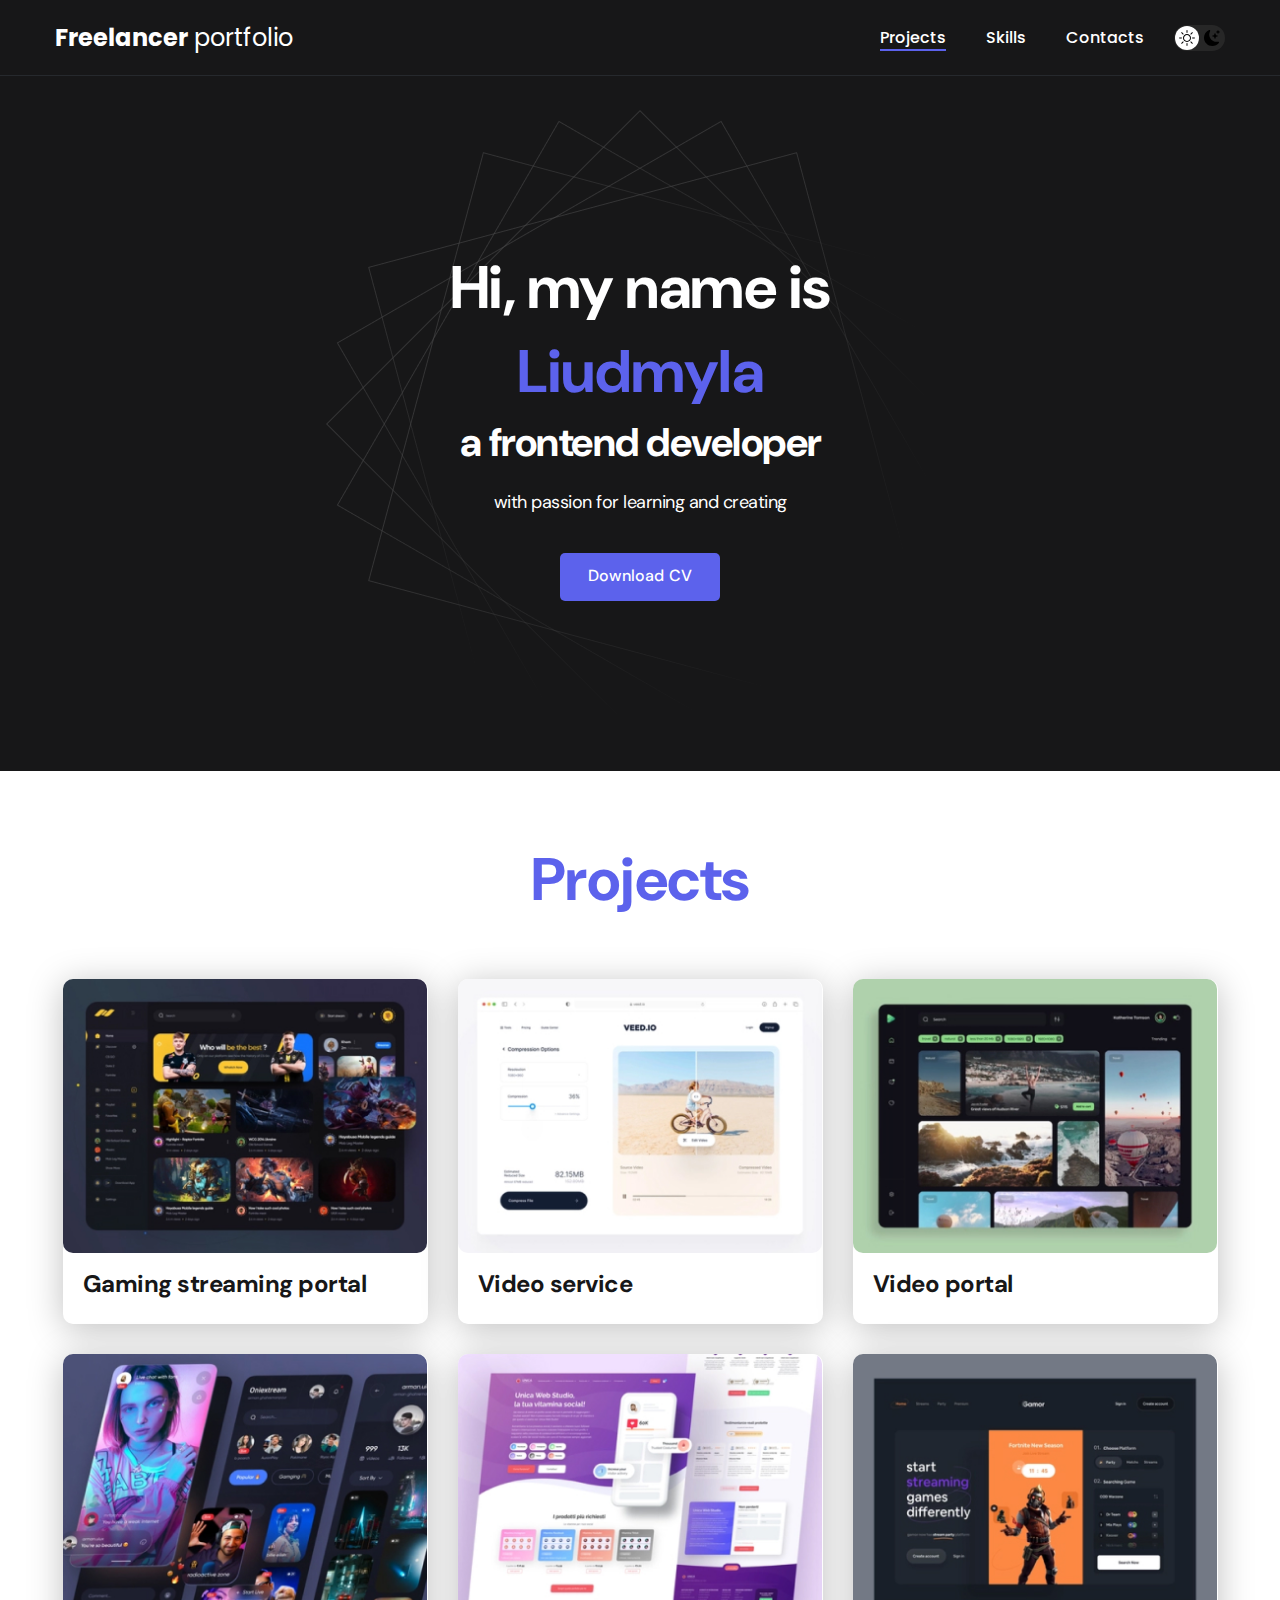
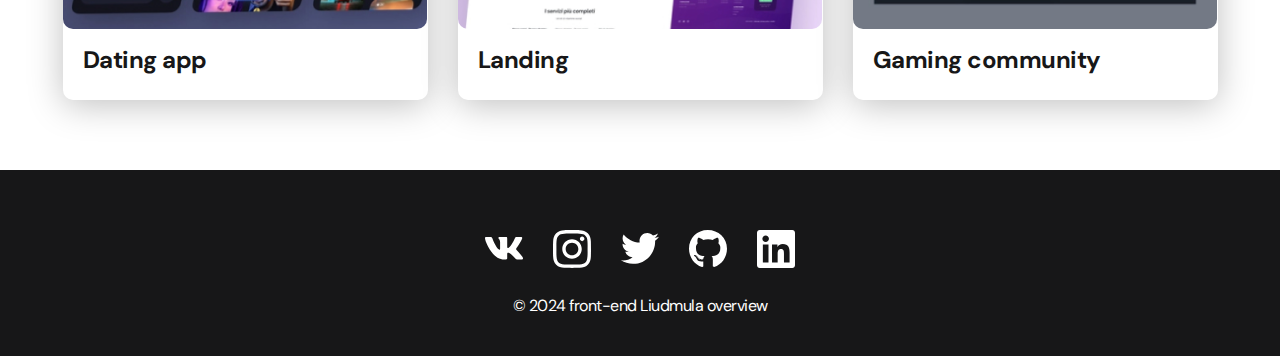
<file: index.html>
<!DOCTYPE html>
<html lang="en">
  <head>
    <meta charset="UTF-8" />
    <meta name="viewport" content="width=device-width, initial-scale=1.0" />
    <link rel="stylesheet" href="./css/main.css" />
    <title>Freelancer portfolio</title>
  </head>
  <body>
    <nav class="nav">
      <div class="container">
        <div class="naw-row">
          <a href="'./index.html" class="logo">
            <strong>Freelancer</strong> portfolio</a
          >

          <button class="dark-mode-btn">
            <img
              class="dark-mode-btn__icon"
              src="./img/icons/sun.svg"
              alt="Light mode"
            />
            <img
              class="dark-mode-btn__icon"
              src="./img/icons/moon.svg"
              alt="Dark mode"
            />
          </button>

          <ul class="nav-list">
            <li class="nav-list__item">
              <a
                href="./index.html"
                class="nav-list__link nav-list__link--active"
                >Projects</a
              >
            </li>
            <li class="nav-list__item">
              <a href="./skills.html" class="nav-list__link">Skills</a>
            </li>
            <li class="nav-list__item">
              <a href="./contacts.html" class="nav-list__link">Contacts</a>
            </li>
          </ul>
        </div>
      </div>
    </nav>

    <header class="header">
      <div class="header__wrapper">
        <h1 class="header__title">
          <strong>Hi, my name is <span>Liudmyla</span></strong
          ><br />
          a frontend developer
        </h1>
        <div class="header__text">
          <p>with passion for learning and creating</p>
        </div>
        <a href="./img/CV/Liudmyla Brytska.pdf" class="btn">Download CV</a>
      </div>
    </header>

    <main class="section">
      <div class="container">
        <h2 class="title-1">Projects</h2>
        <ul class="projects">
          <li class="project">
            <a href="./project-page__gaming-streaming.html">
              <img
                src="./img/projects/01.jpg"
                alt="Progect Img"
                class="project__img"
              />
              <h3 class="project__title">Gaming streaming portal</h3>
            </a>
          </li>
          <li class="project">
            <a href="./project-page__video-service.html">
              <img
                src="./img/projects/02.jpg"
                alt="Progect Img"
                class="project__img"
              />
              <h3 class="project__title">Video service</h3>
            </a>
          </li>
          <li class="project">
            <a href="./project-page__video-portal.html">
              <img
                src="./img/projects/03.jpg"
                alt="Progect Img"
                class="project__img"
              />
              <h3 class="project__title">Video portal</h3>
            </a>
          </li>
          <li class="project">
            <a href="./project-page__datting-app.html">
              <img
                src="./img/projects/04.jpg"
                alt="Progect Img"
                class="project__img"
              />
              <h3 class="project__title">Dating app</h3>
            </a>
          </li>
          <li class="project">
            <a href="./project-page__landing.html">
              <img
                src="./img/projects/05.jpg"
                alt="Progect Img"
                class="project__img"
              />
              <h3 class="project__title">Landing</h3>
            </a>
          </li>
          <li class="project">
            <a href="./project-page__gaming-community.html">
              <img
                src="./img/projects/06.jpg"
                alt="Progect Img"
                class="project__img"
              />
              <h3 class="project__title">Gaming community</h3>
            </a>
          </li>
        </ul>
      </div>
    </main>

    <footer class="footer">
      <div class="container">
        <div class="footer__wrapper">
          <ul class="social">
            <li class="social__item">
              <a href="#!">
                <img src="./img/icons/vk.svg" alt="Link" />
              </a>
            </li>
            <li class="social__item">
              <a href="#!">
                <img src="./img/icons/instagram.svg" alt="Link" />
              </a>
            </li>
            <li class="social__item">
              <a href="#!">
                <img src="./img/icons/twitter.svg" alt="Link" />
              </a>
            </li>
            <li class="social__item">
              <a href="#!">
                <img src="./img/icons/github.svg" alt="Link" />
              </a>
            </li>
            <li class="social__item">
              <a href="#!">
                <img src="./img/icons/linkedin.svg" alt="Link" />
              </a>
            </li>
          </ul>
          <div class="copiright">
            <p>
              © 2024
              <a
                href="https://app.netlify.com/teams/lydmila-briczkaya/overview"
              >
                front-end Liudmula overview</a
              >
            </p>
          </div>
        </div>
      </div>
    </footer>

    <script src="./js/index.js"></script>
  </body>
</html>
</file>
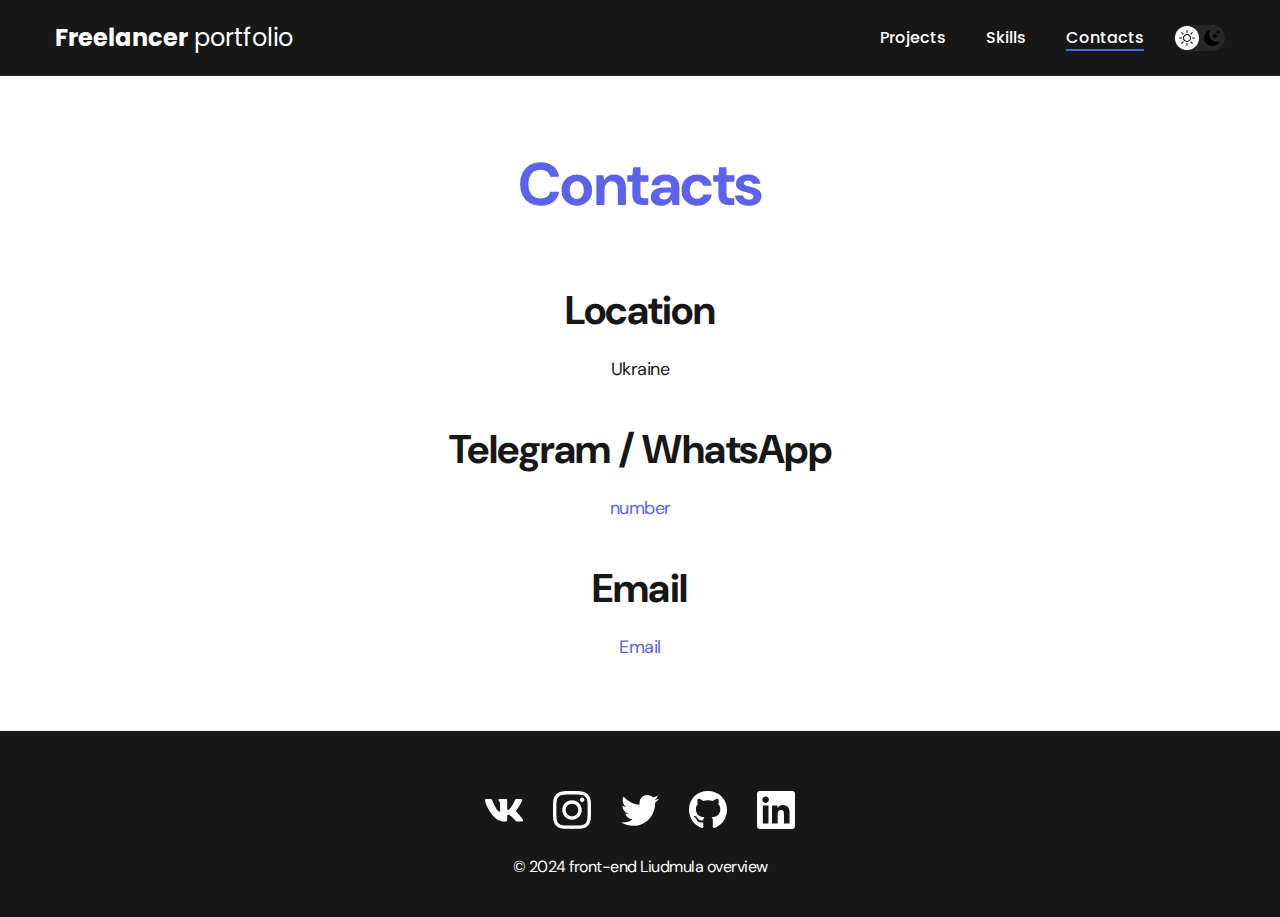
<file: contacts.html>
<!DOCTYPE html>
<html lang="en">
  <head>
    <meta charset="UTF-8" />
    <meta name="viewport" content="width=device-width, initial-scale=1.0" />
    <link rel="stylesheet" href="./css/main.css" />
    <title>Freelancer portfolio</title>
  </head>

  <body>
    <nav class="nav">
      <div class="container">
        <div class="naw-row">
          <a href="'./index.html" class="logo"
            ><strong>Freelancer</strong> portfolio</a
          >

          <button class="dark-mode-btn">
            <img
              class="dark-mode-btn__icon"
              src="./img/icons/sun.svg"
              alt="Light mode"
            />
            <img
              class="dark-mode-btn__icon"
              src="./img/icons/moon.svg"
              alt="Dark mode"
            />
          </button>

          <ul class="nav-list">
            <li class="nav-list__item">
              <a href="./index.html" class="nav-list__link">Projects</a>
            </li>
            <li class="nav-list__item">
              <a href="./skills.html" class="nav-list__link">Skills</a>
            </li>
            <li class="nav-list__item">
              <a
                href="./contacts.html"
                class="nav-list__link nav-list__link--active"
                >Contacts</a
              >
            </li>
          </ul>
        </div>
      </div>
    </nav>

    <main class="section">
      <div class="container">
        <h1 class="title-1">Contacts</h1>

        <ul class="content-list">
          <li class="content-list__item">
            <h2 class="title-2">Location</h2>
            <p>Ukraine</p>
          </li>
          <li class="content-list__item">
            <h2 class="title-2">Telegram / WhatsApp</h2>
            <p><a href="tel:+380643464825">number</a></p>
          </li>

          <li class="content-list__item">
            <h2 class="title-2">Email</h2>
            <p><a href="mailto:lydmila.briczkaya@gmail.com">Email</a></p>
          </li>
        </ul>
      </div>
    </main>

    <footer class="footer">
      <div class="container">
        <div class="footer__wrapper">
          <ul class="social">
            <li class="social__item">
              <a href="#!">
                <img src="./img/icons/vk.svg" alt="Link" />
              </a>
            </li>
            <li class="social__item">
              <a href="#!">
                <img src="./img/icons/instagram.svg" alt="Link" />
              </a>
            </li>
            <li class="social__item">
              <a href="#!">
                <img src="./img/icons/twitter.svg" alt="Link" />
              </a>
            </li>
            <li class="social__item">
              <a href="#!">
                <img src="./img/icons/github.svg" alt="Link" />
              </a>
            </li>
            <li class="social__item">
              <a href="#!">
                <img src="./img/icons/linkedin.svg" alt="Link" />
              </a>
            </li>
          </ul>
          <div class="copiright">
            <p>
              © 2024
              <a
                href="https://app.netlify.com/teams/lydmila-briczkaya/overview"
              >
                front-end Liudmula overview</a
              >
            </p>
          </div>
        </div>
      </div>
    </footer>

    <script src="./js/index.js"></script>
  </body>
</html>
</file>
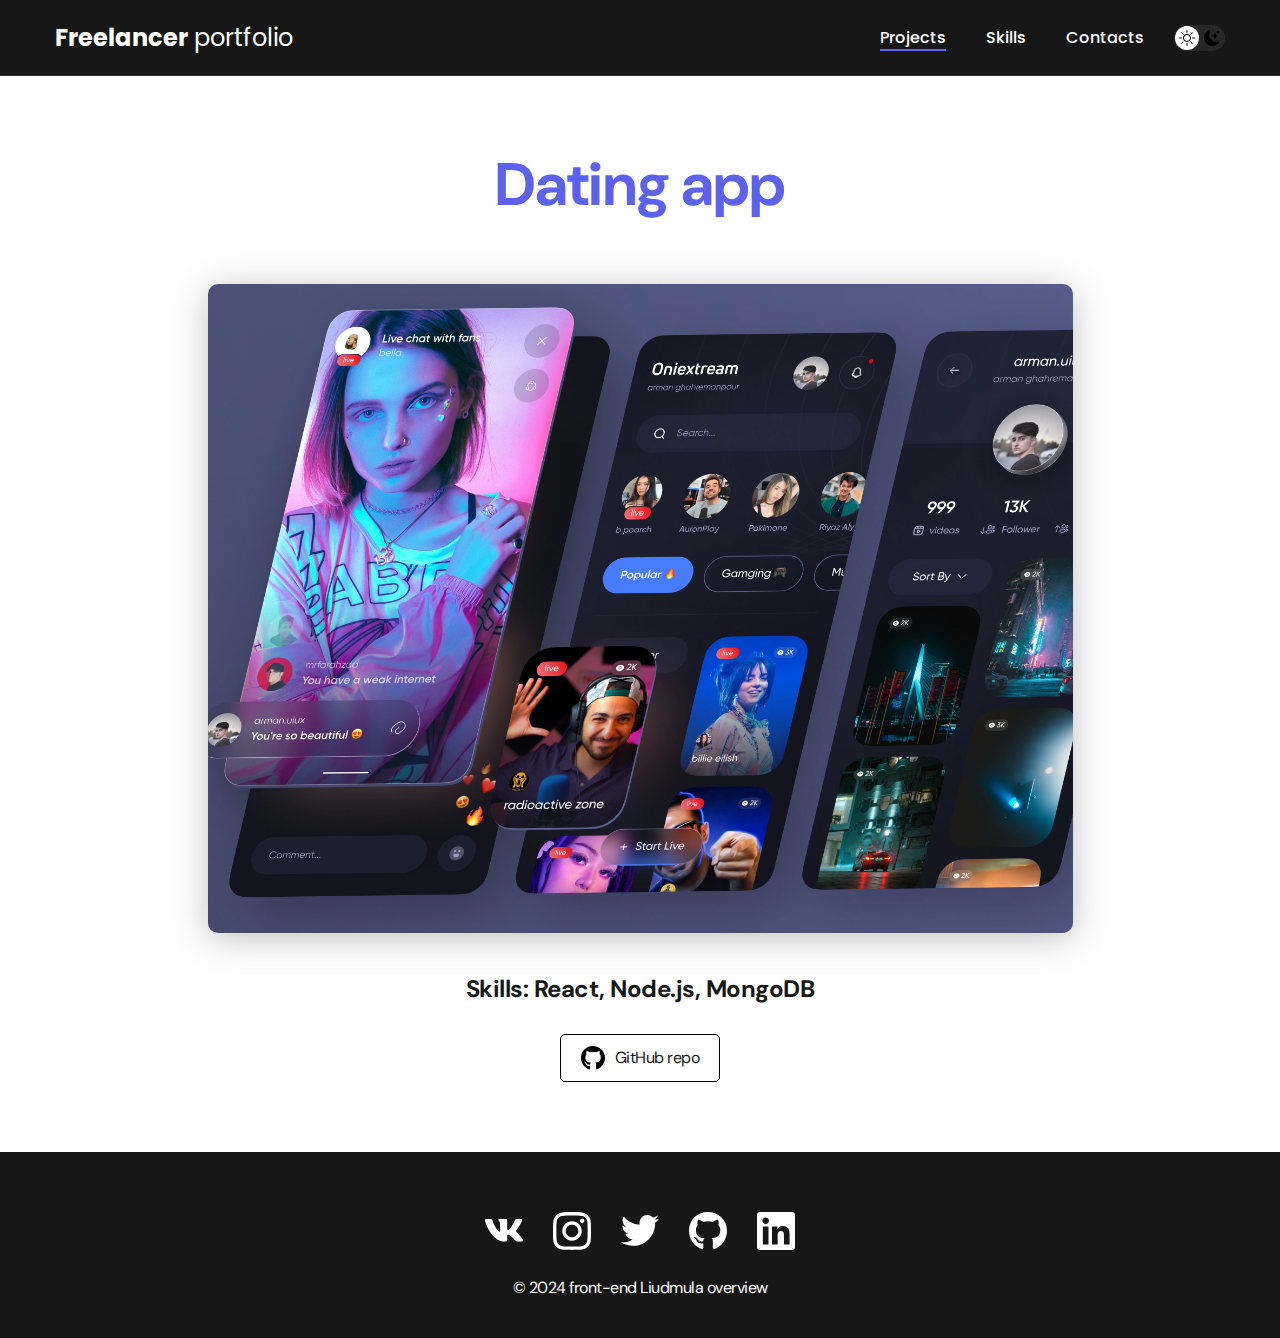
<file: project-page__datting-app.html>
<!DOCTYPE html>
<html lang="en">
  <head>
    <meta charset="UTF-8" />
    <meta name="viewport" content="width=device-width, initial-scale=1.0" />
    <link rel="stylesheet" href="./css/main.css" />
    <title>Freelancer portfolio</title>
  </head>
  <body>
    <nav class="nav">
      <div class="container">
        <div class="naw-row">
          <a href="'./index.html" class="logo"
            ><strong>Freelancer</strong> portfolio</a
          >

          <button class="dark-mode-btn">
            <img
              class="dark-mode-btn__icon"
              src="./img/icons/sun.svg"
              alt="Light mode"
            />
            <img
              class="dark-mode-btn__icon"
              src="./img/icons/moon.svg"
              alt="Dark mode"
            />
          </button>

          <ul class="nav-list">
            <li class="nav-list__item">
              <a
                href="./index.html"
                class="nav-list__link nav-list__link--active"
                >Projects</a
              >
            </li>
            <li class="nav-list__item">
              <a href="./skills.html" class="nav-list__link">Skills</a>
            </li>
            <li class="nav-list__item">
              <a href="./contacts.html" class="nav-list__link">Contacts</a>
            </li>
          </ul>
        </div>
      </div>
    </nav>

    <main class="section">
      <div class="container">
        <div class="projects-details">
          <h1 class="title-1">Dating app</h1>

          <img
            src="./img/projects/04-big.jpg"
            alt=""
            class="project-details__cover"
          />

          <div class="project-details__desc">
            <p>Skills: React, Node.js, MongoDB</p>
          </div>

          <a
            href="https://github.com/Mila-Ludmila?tab=repositories"
            class="btn-outline"
          >
            <img src="./img/icons/gitdark.svg" alt="" />
            GitHub repo
          </a>
        </div>
      </div>
    </main>

    <footer class="footer">
      <div class="container">
        <div class="footer__wrapper">
          <ul class="social">
            <li class="social__item">
              <a href="#!">
                <img src="./img/icons/vk.svg" alt="Link" />
              </a>
            </li>
            <li class="social__item">
              <a href="#!">
                <img src="./img/icons/instagram.svg" alt="Link" />
              </a>
            </li>
            <li class="social__item">
              <a href="#!">
                <img src="./img/icons/twitter.svg" alt="Link" />
              </a>
            </li>
            <li class="social__item">
              <a href="#!">
                <img src="./img/icons/github.svg" alt="Link" />
              </a>
            </li>
            <li class="social__item">
              <a href="#!">
                <img src="./img/icons/linkedin.svg" alt="Link" />
              </a>
            </li>
          </ul>
          <div class="copiright">
            <p>
              © 2024
              <a
                href="https://app.netlify.com/teams/lydmila-briczkaya/overview"
              >
                front-end Liudmula overview</a
              >
            </p>
          </div>
        </div>
      </div>
    </footer>

    <script src="./js/index.js"></script>
  </body>
</html>
</file>
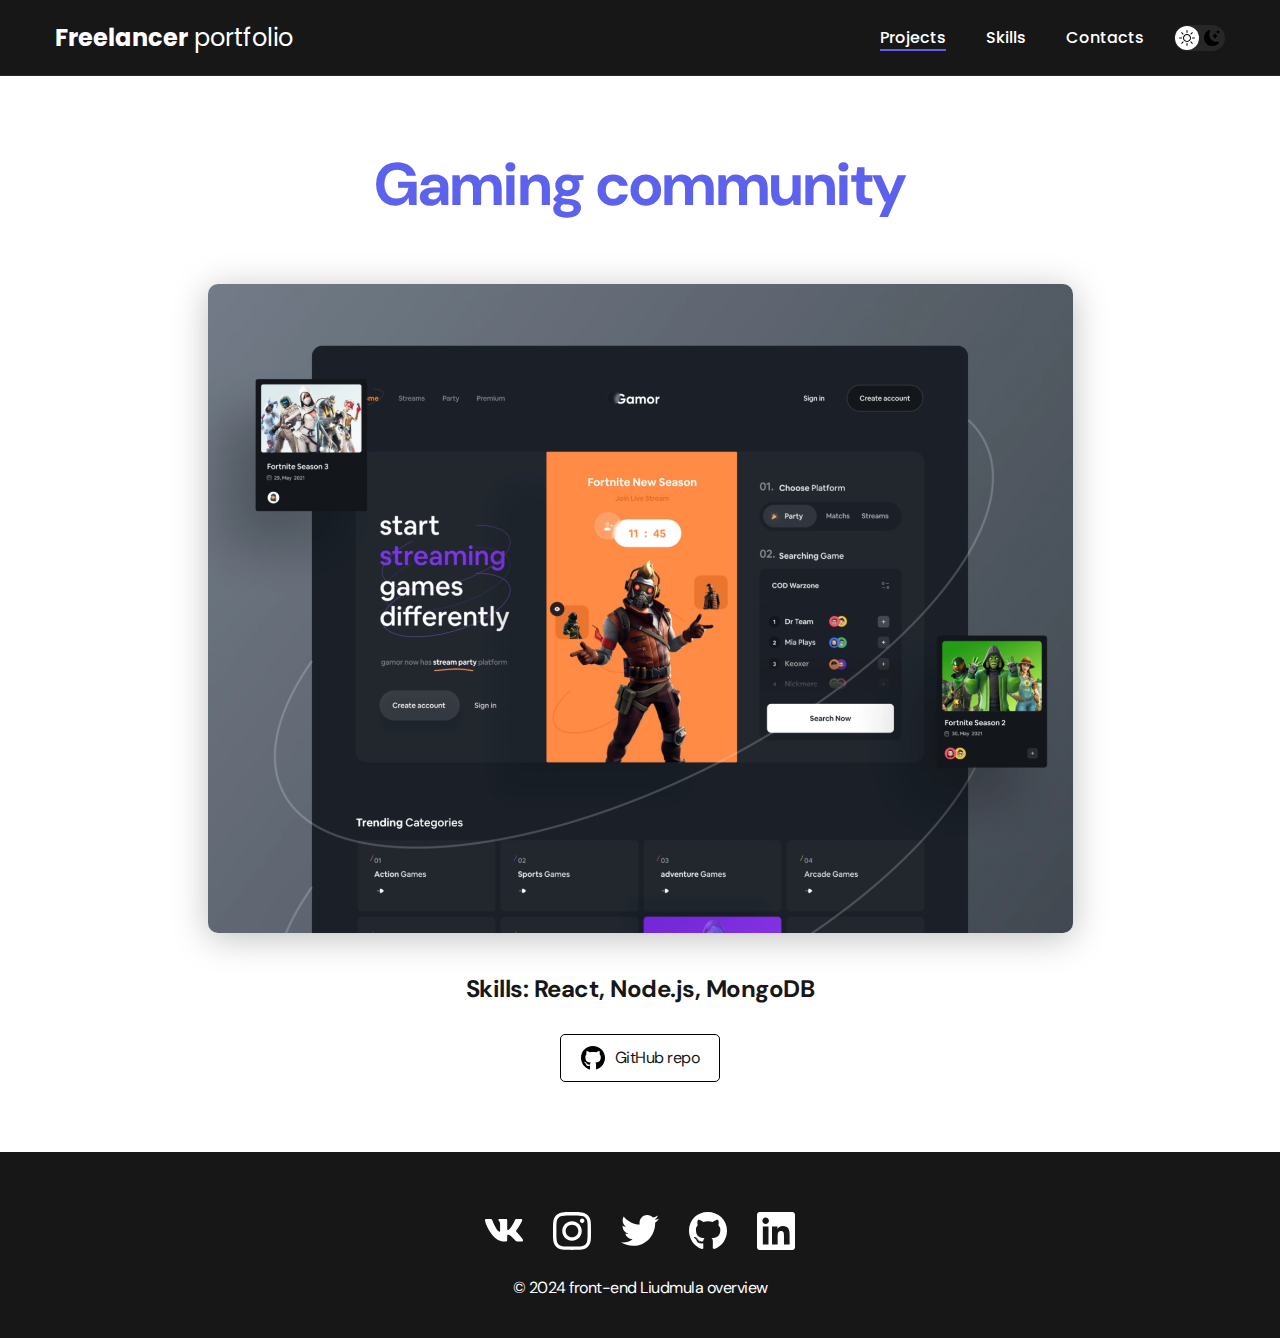
<file: project-page__gaming-community.html>
<!DOCTYPE html>
<html lang="en">
  <head>
    <meta charset="UTF-8" />
    <meta name="viewport" content="width=device-width, initial-scale=1.0" />
    <link rel="stylesheet" href="./css/main.css" />
    <title>Freelancer portfolio</title>
  </head>
  <body>
    <nav class="nav">
      <div class="container">
        <div class="naw-row">
          <a href="'./index.html" class="logo"
            ><strong>Freelancer</strong> portfolio</a
          >

          <button class="dark-mode-btn">
            <img
              class="dark-mode-btn__icon"
              src="./img/icons/sun.svg"
              alt="Light mode"
            />
            <img
              class="dark-mode-btn__icon"
              src="./img/icons/moon.svg"
              alt="Dark mode"
            />
          </button>

          <ul class="nav-list">
            <li class="nav-list__item">
              <a
                href="./index.html"
                class="nav-list__link nav-list__link--active"
                >Projects</a
              >
            </li>
            <li class="nav-list__item">
              <a href="./skills.html" class="nav-list__link">Skills</a>
            </li>
            <li class="nav-list__item">
              <a href="./contacts.html" class="nav-list__link">Contacts</a>
            </li>
          </ul>
        </div>
      </div>
    </nav>

    <main class="section">
      <div class="container">
        <div class="projects-details">
          <h1 class="title-1">Gaming community</h1>

          <img
            src="./img/projects/06-big.jpg"
            alt=""
            class="project-details__cover"
          />

          <div class="project-details__desc">
            <p>Skills: React, Node.js, MongoDB</p>
          </div>

          <a
            href="https://github.com/Mila-Ludmila?tab=repositories"
            class="btn-outline"
          >
            <img src="./img/icons/gitdark.svg" alt="" />
            GitHub repo
          </a>
        </div>
      </div>
    </main>

    <footer class="footer">
      <div class="container">
        <div class="footer__wrapper">
          <ul class="social">
            <li class="social__item">
              <a href="#!">
                <img src="./img/icons/vk.svg" alt="Link" />
              </a>
            </li>
            <li class="social__item">
              <a href="#!">
                <img src="./img/icons/instagram.svg" alt="Link" />
              </a>
            </li>
            <li class="social__item">
              <a href="#!">
                <img src="./img/icons/twitter.svg" alt="Link" />
              </a>
            </li>
            <li class="social__item">
              <a href="#!">
                <img src="./img/icons/github.svg" alt="Link" />
              </a>
            </li>
            <li class="social__item">
              <a href="#!">
                <img src="./img/icons/linkedin.svg" alt="Link" />
              </a>
            </li>
          </ul>
          <div class="copiright">
            <p>
              © 2024
              <a
                href="https://app.netlify.com/teams/lydmila-briczkaya/overview"
              >
                front-end Liudmula overview</a
              >
            </p>
          </div>
        </div>
      </div>
    </footer>

    <script src="./js/index.js"></script>
  </body>
</html>
</file>
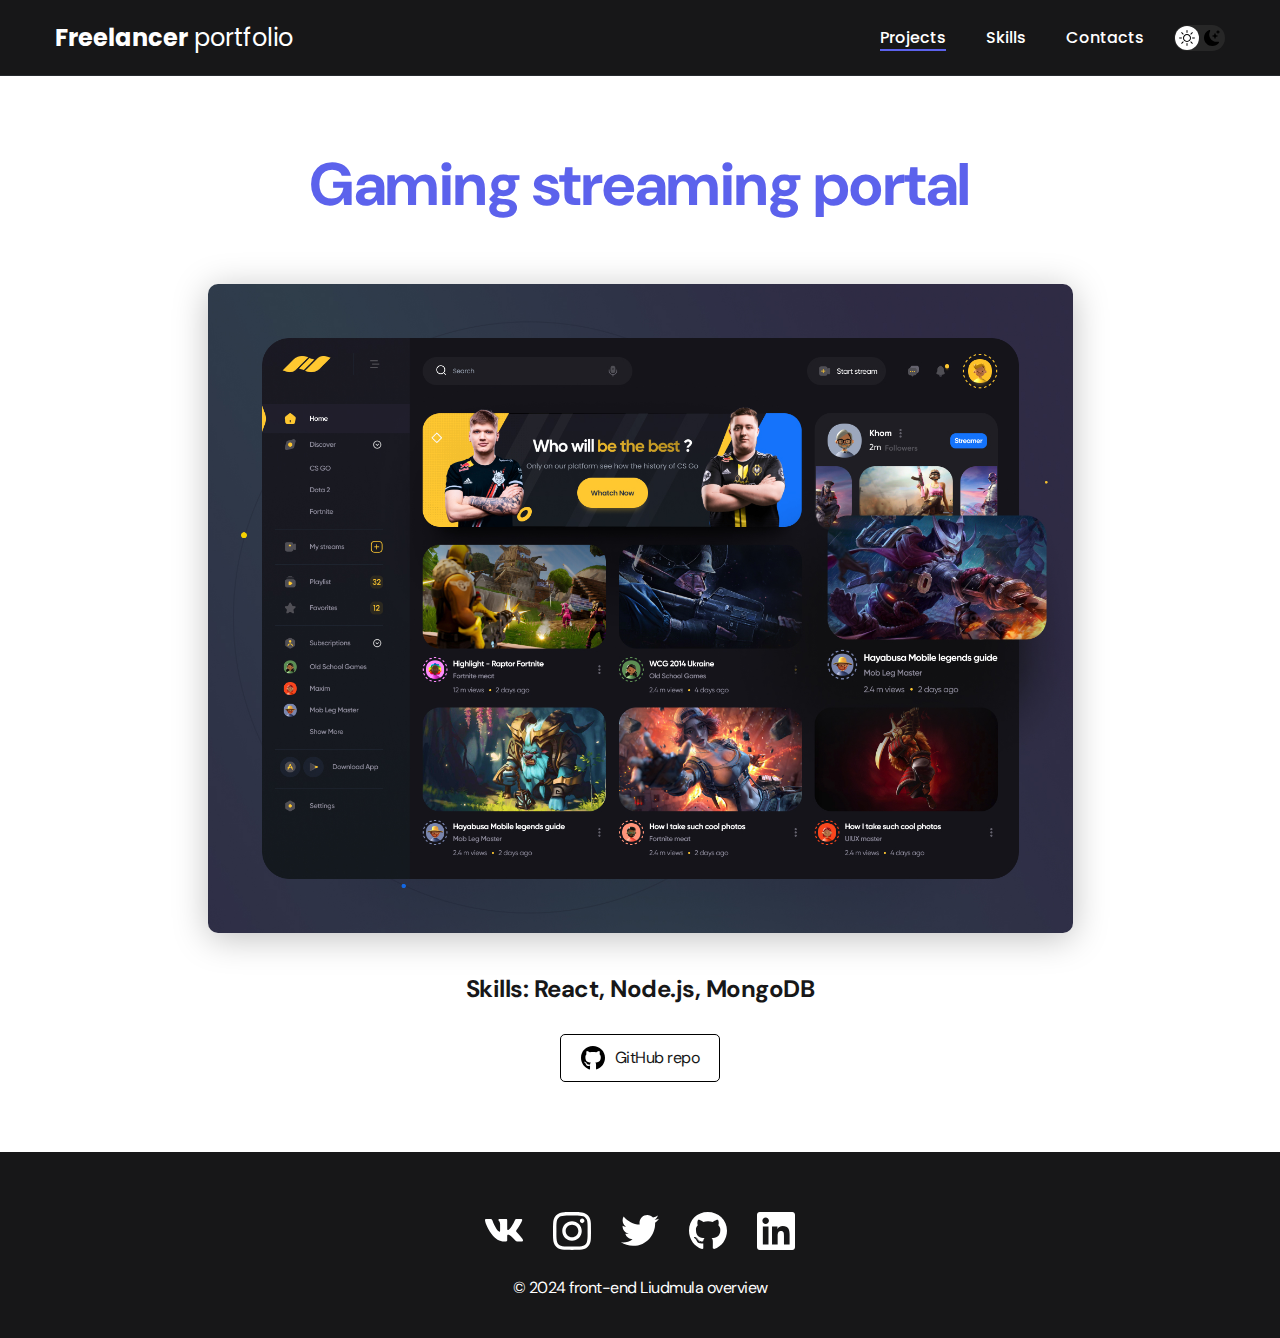
<file: project-page__gaming-streaming.html>
<!DOCTYPE html>
<html lang="en">
  <head>
    <meta charset="UTF-8" />
    <meta name="viewport" content="width=device-width, initial-scale=1.0" />
    <link rel="stylesheet" href="./css/main.css" />
    <title>Freelancer portfolio</title>
  </head>
  <body>
    <nav class="nav">
      <div class="container">
        <div class="naw-row">
          <a href="'./index.html" class="logo"
            ><strong>Freelancer</strong> portfolio</a
          >

          <button class="dark-mode-btn">
            <img
              class="dark-mode-btn__icon"
              src="./img/icons/sun.svg"
              alt="Light mode"
            />
            <img
              class="dark-mode-btn__icon"
              src="./img/icons/moon.svg"
              alt="Dark mode"
            />
          </button>

          <ul class="nav-list">
            <li class="nav-list__item">
              <a
                href="./index.html"
                class="nav-list__link nav-list__link--active"
                >Projects</a
              >
            </li>
            <li class="nav-list__item">
              <a href="./skills.html" class="nav-list__link">Skills</a>
            </li>
            <li class="nav-list__item">
              <a href="./contacts.html" class="nav-list__link">Contacts</a>
            </li>
          </ul>
        </div>
      </div>
    </nav>

    <main class="section">
      <div class="container">
        <div class="projects-details">
          <h1 class="title-1">Gaming streaming portal</h1>

          <img
            src="./img/projects/01-big.jpg"
            alt=""
            class="project-details__cover"
          />

          <div class="project-details__desc">
            <p>Skills: React, Node.js, MongoDB</p>
          </div>

          <a
            href="https://github.com/Mila-Ludmila?tab=repositories"
            class="btn-outline"
          >
            <img src="./img/icons/gitdark.svg" alt="" />
            GitHub repo
          </a>
        </div>
      </div>
    </main>

    <footer class="footer">
      <div class="container">
        <div class="footer__wrapper">
          <ul class="social">
            <li class="social__item">
              <a href="#!">
                <img src="./img/icons/vk.svg" alt="Link" />
              </a>
            </li>
            <li class="social__item">
              <a href="#!">
                <img src="./img/icons/instagram.svg" alt="Link" />
              </a>
            </li>
            <li class="social__item">
              <a href="#!">
                <img src="./img/icons/twitter.svg" alt="Link" />
              </a>
            </li>
            <li class="social__item">
              <a href="#!">
                <img src="./img/icons/github.svg" alt="Link" />
              </a>
            </li>
            <li class="social__item">
              <a href="#!">
                <img src="./img/icons/linkedin.svg" alt="Link" />
              </a>
            </li>
          </ul>
          <div class="copiright">
            <p>
              © 2024
              <a
                href="https://app.netlify.com/teams/lydmila-briczkaya/overview"
              >
                front-end Liudmula overview</a
              >
            </p>
          </div>
        </div>
      </div>
    </footer>

    <script src="./js/index.js"></script>
  </body>
</html>
</file>
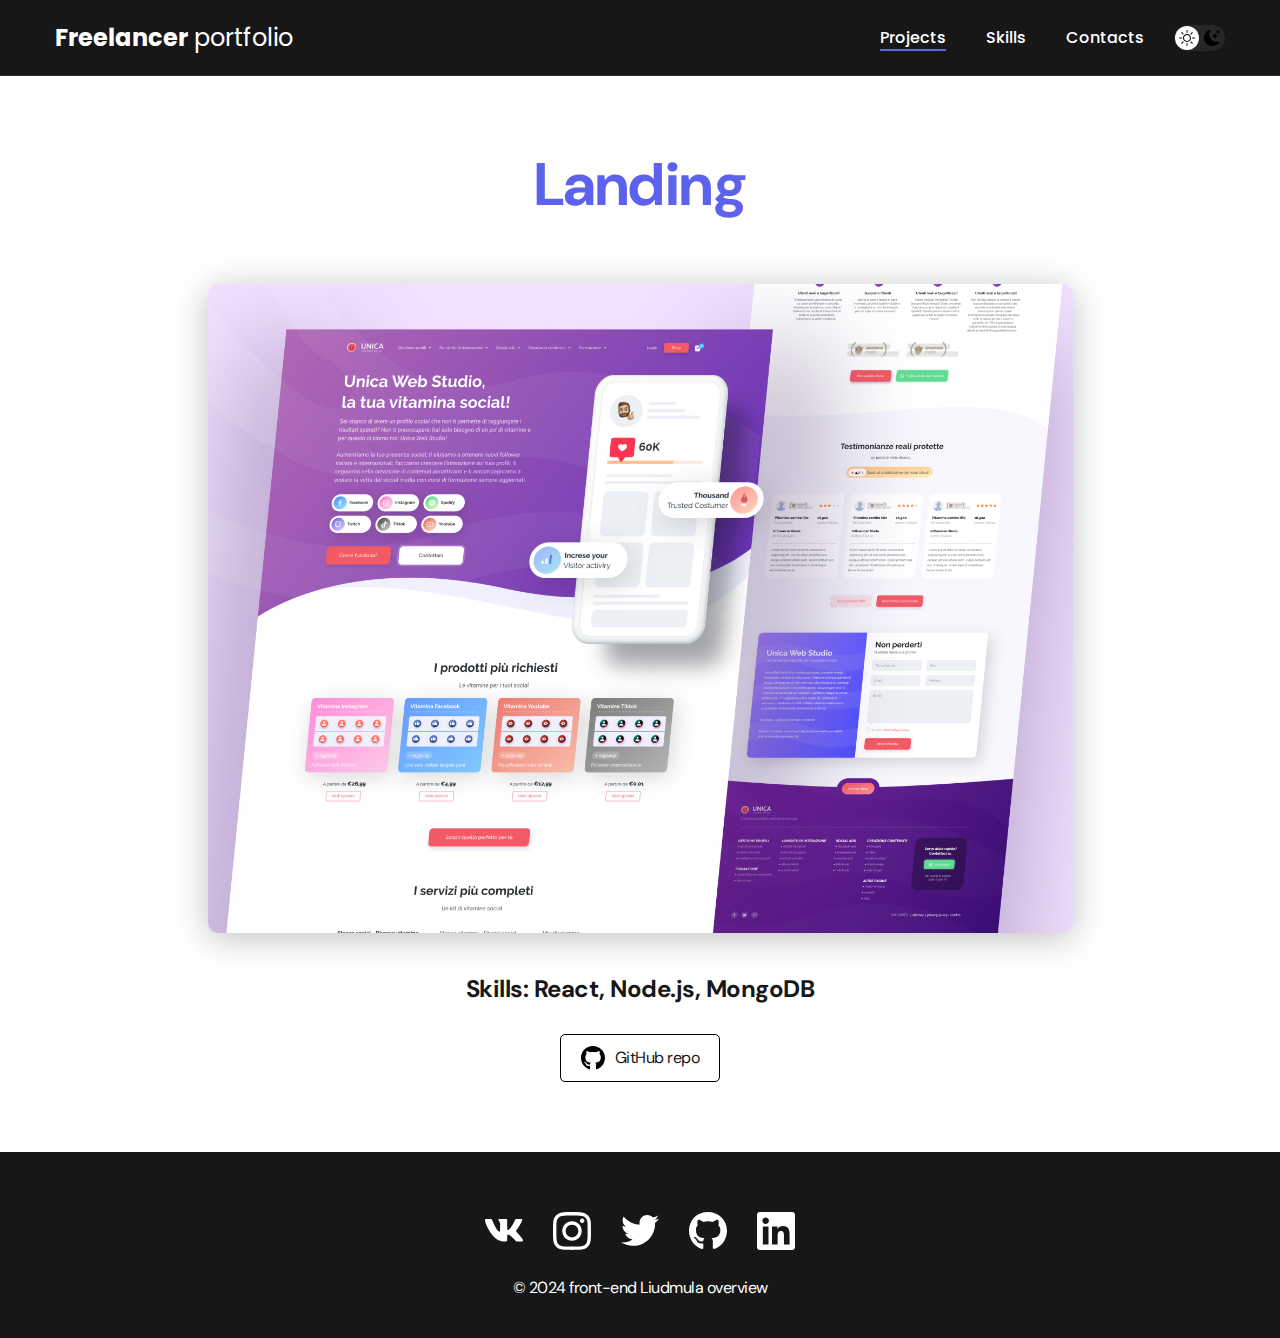
<file: project-page__landing.html>
<!DOCTYPE html>
<html lang="en">
  <head>
    <meta charset="UTF-8" />
    <meta name="viewport" content="width=device-width, initial-scale=1.0" />
    <link rel="stylesheet" href="./css/main.css" />
    <title>Freelancer portfolio</title>
  </head>
  <body>
    <nav class="nav">
      <div class="container">
        <div class="naw-row">
          <a href="'./index.html" class="logo"
            ><strong>Freelancer</strong> portfolio</a
          >

          <button class="dark-mode-btn">
            <img
              class="dark-mode-btn__icon"
              src="./img/icons/sun.svg"
              alt="Light mode"
            />
            <img
              class="dark-mode-btn__icon"
              src="./img/icons/moon.svg"
              alt="Dark mode"
            />
          </button>

          <ul class="nav-list">
            <li class="nav-list__item">
              <a
                href="./index.html"
                class="nav-list__link nav-list__link--active"
                >Projects</a
              >
            </li>
            <li class="nav-list__item">
              <a href="./skills.html" class="nav-list__link">Skills</a>
            </li>
            <li class="nav-list__item">
              <a href="./contacts.html" class="nav-list__link">Contacts</a>
            </li>
          </ul>
        </div>
      </div>
    </nav>

    <main class="section">
      <div class="container">
        <div class="projects-details">
          <h1 class="title-1">Landing</h1>

          <img
            src="./img/projects/05-big.jpg"
            alt=""
            class="project-details__cover"
          />

          <div class="project-details__desc">
            <p>Skills: React, Node.js, MongoDB</p>
          </div>

          <a
            href="https://github.com/Mila-Ludmila?tab=repositories"
            class="btn-outline"
          >
            <img src="./img/icons/gitdark.svg" alt="" />
            GitHub repo
          </a>
        </div>
      </div>
    </main>

    <footer class="footer">
      <div class="container">
        <div class="footer__wrapper">
          <ul class="social">
            <li class="social__item">
              <a href="#!">
                <img src="./img/icons/vk.svg" alt="Link" />
              </a>
            </li>
            <li class="social__item">
              <a href="#!">
                <img src="./img/icons/instagram.svg" alt="Link" />
              </a>
            </li>
            <li class="social__item">
              <a href="#!">
                <img src="./img/icons/twitter.svg" alt="Link" />
              </a>
            </li>
            <li class="social__item">
              <a href="#!">
                <img src="./img/icons/github.svg" alt="Link" />
              </a>
            </li>
            <li class="social__item">
              <a href="#!">
                <img src="./img/icons/linkedin.svg" alt="Link" />
              </a>
            </li>
          </ul>
          <div class="copiright">
            <p>
              © 2024
              <a
                href="https://app.netlify.com/teams/lydmila-briczkaya/overview"
              >
                front-end Liudmula overview</a
              >
            </p>
          </div>
        </div>
      </div>
    </footer>

    <script src="./js/index.js"></script>
  </body>
</html>
</file>
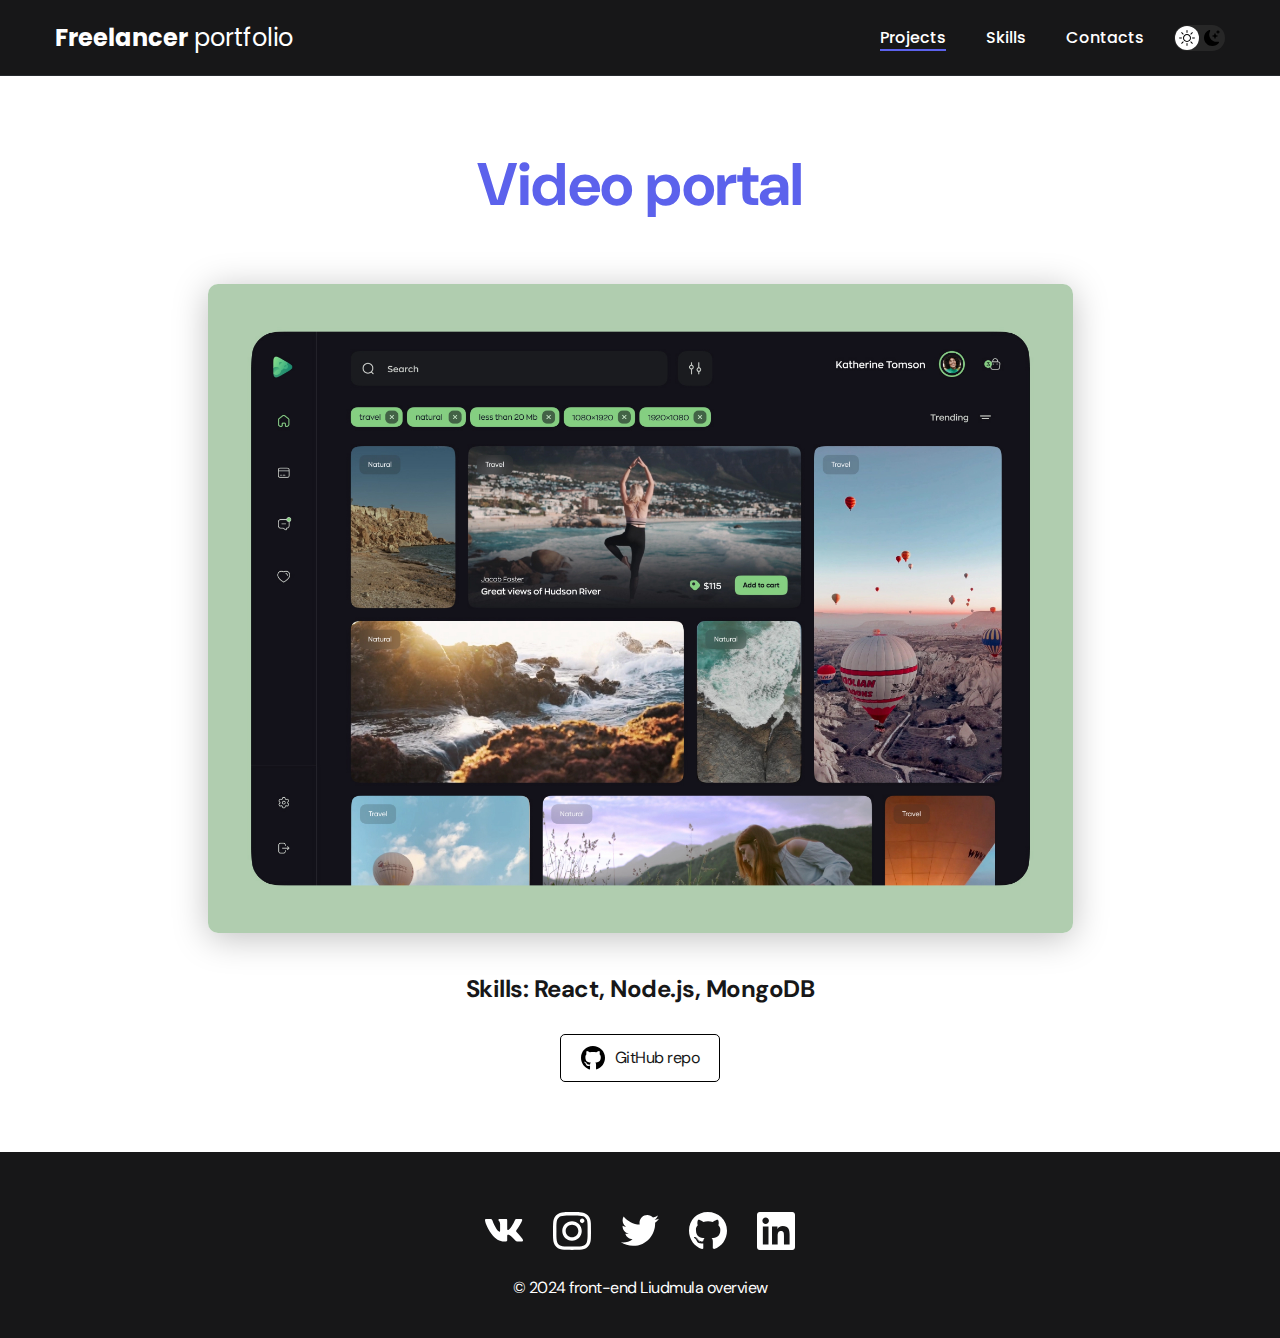
<file: project-page__video-portal.html>
<!DOCTYPE html>
<html lang="en">
  <head>
    <meta charset="UTF-8" />
    <meta name="viewport" content="width=device-width, initial-scale=1.0" />
    <link rel="stylesheet" href="./css/main.css" />
    <title>Freelancer portfolio</title>
  </head>
  <body>
    <nav class="nav">
      <div class="container">
        <div class="naw-row">
          <a href="'./index.html" class="logo"
            ><strong>Freelancer</strong> portfolio</a
          >

          <button class="dark-mode-btn">
            <img
              class="dark-mode-btn__icon"
              src="./img/icons/sun.svg"
              alt="Light mode"
            />
            <img
              class="dark-mode-btn__icon"
              src="./img/icons/moon.svg"
              alt="Dark mode"
            />
          </button>

          <ul class="nav-list">
            <li class="nav-list__item">
              <a
                href="./index.html"
                class="nav-list__link nav-list__link--active"
                >Projects</a
              >
            </li>
            <li class="nav-list__item">
              <a href="./skills.html" class="nav-list__link">Skills</a>
            </li>
            <li class="nav-list__item">
              <a href="./contacts.html" class="nav-list__link">Contacts</a>
            </li>
          </ul>
        </div>
      </div>
    </nav>

    <main class="section">
      <div class="container">
        <div class="projects-details">
          <h1 class="title-1">Video portal</h1>

          <img
            src="./img/projects/03-big.jpg"
            alt=""
            class="project-details__cover"
          />

          <div class="project-details__desc">
            <p>Skills: React, Node.js, MongoDB</p>
          </div>

          <a
            href="https://github.com/Mila-Ludmila?tab=repositories"
            class="btn-outline"
          >
            <img src="./img/icons/gitdark.svg" alt="" />
            GitHub repo
          </a>
        </div>
      </div>
    </main>

    <footer class="footer">
      <div class="container">
        <div class="footer__wrapper">
          <ul class="social">
            <li class="social__item">
              <a href="#!">
                <img src="./img/icons/vk.svg" alt="Link" />
              </a>
            </li>
            <li class="social__item">
              <a href="#!">
                <img src="./img/icons/instagram.svg" alt="Link" />
              </a>
            </li>
            <li class="social__item">
              <a href="#!">
                <img src="./img/icons/twitter.svg" alt="Link" />
              </a>
            </li>
            <li class="social__item">
              <a href="#!">
                <img src="./img/icons/github.svg" alt="Link" />
              </a>
            </li>
            <li class="social__item">
              <a href="#!">
                <img src="./img/icons/linkedin.svg" alt="Link" />
              </a>
            </li>
          </ul>
          <div class="copiright">
            <p>
              © 2024
              <a
                href="https://app.netlify.com/teams/lydmila-briczkaya/overview"
              >
                front-end Liudmula overview</a
              >
            </p>
          </div>
        </div>
      </div>
    </footer>

    <script src="./js/index.js"></script>
  </body>
</html>
</file>
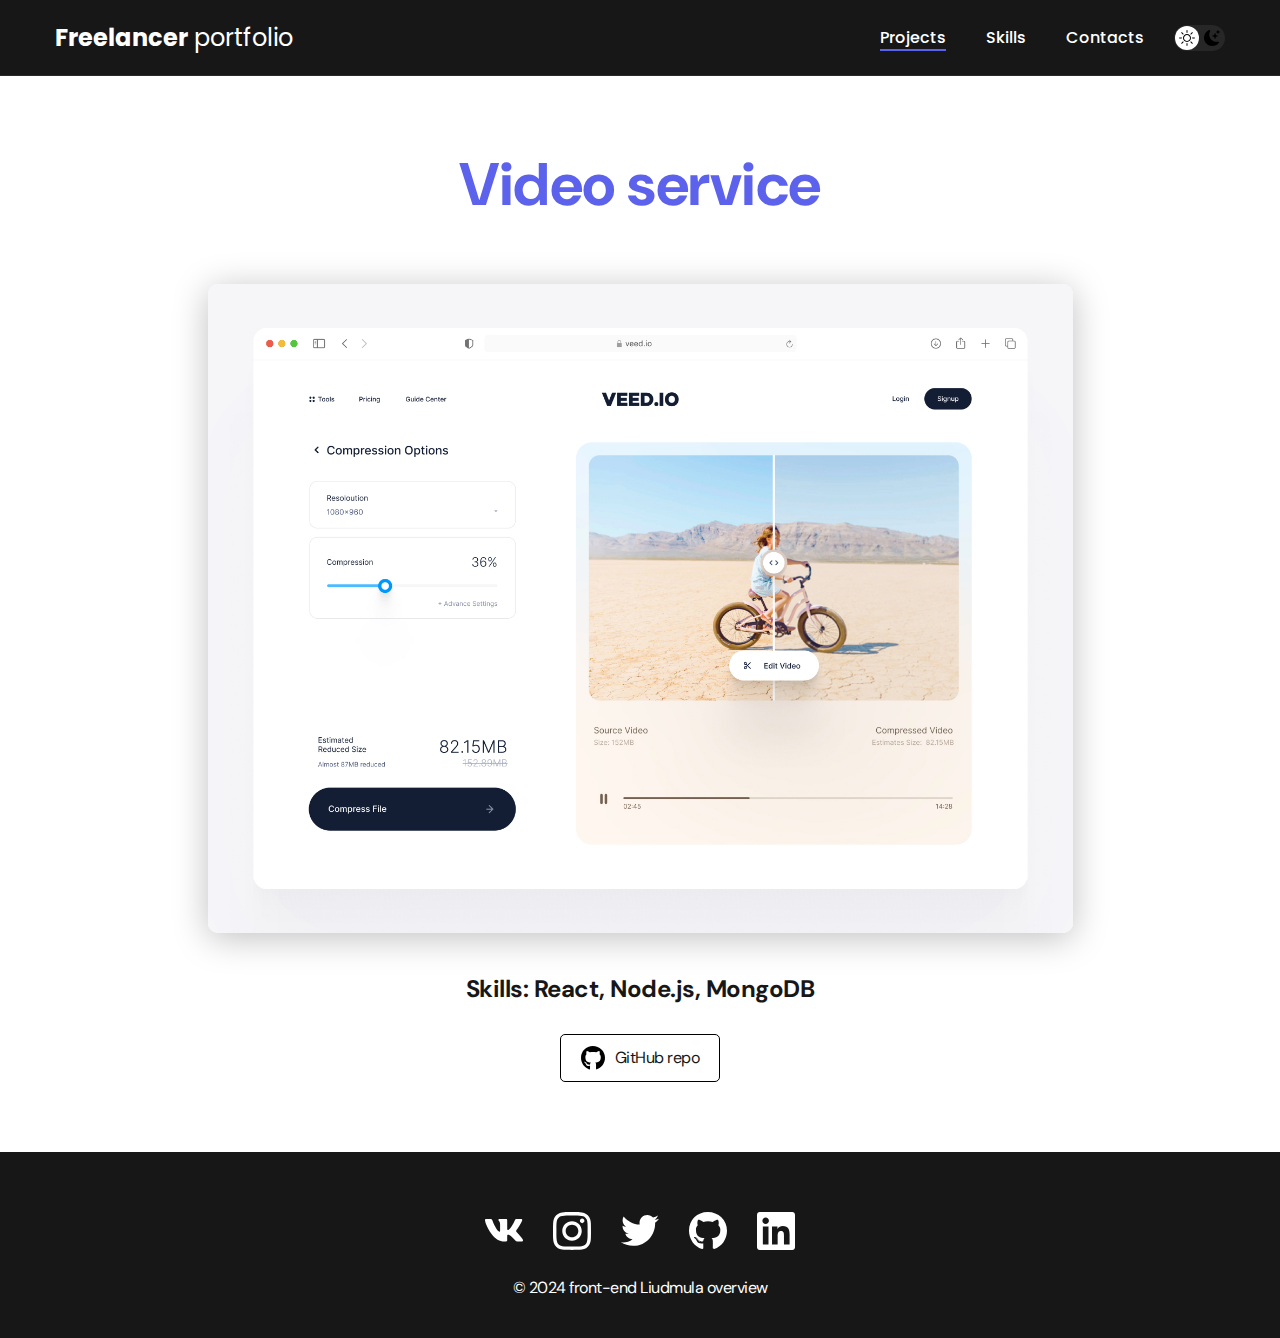
<file: project-page__video-service.html>
<!DOCTYPE html>
<html lang="en">
  <head>
    <meta charset="UTF-8" />
    <meta name="viewport" content="width=device-width, initial-scale=1.0" />
    <link rel="stylesheet" href="./css/main.css" />
    <title>Freelancer portfolio</title>
  </head>
  <body>
    <nav class="nav">
      <div class="container">
        <div class="naw-row">
          <a href="'./index.html" class="logo"
            ><strong>Freelancer</strong> portfolio</a
          >

          <button class="dark-mode-btn">
            <img
              class="dark-mode-btn__icon"
              src="./img/icons/sun.svg"
              alt="Light mode"
            />
            <img
              class="dark-mode-btn__icon"
              src="./img/icons/moon.svg"
              alt="Dark mode"
            />
          </button>

          <ul class="nav-list">
            <li class="nav-list__item">
              <a
                href="./index.html"
                class="nav-list__link nav-list__link--active"
                >Projects</a
              >
            </li>
            <li class="nav-list__item">
              <a href="./skills.html" class="nav-list__link">Skills</a>
            </li>
            <li class="nav-list__item">
              <a href="./contacts.html" class="nav-list__link">Contacts</a>
            </li>
          </ul>
        </div>
      </div>
    </nav>

    <main class="section">
      <div class="container">
        <div class="projects-details">
          <h1 class="title-1">Video service</h1>

          <img
            src="./img/projects/02-big.jpg"
            alt=""
            class="project-details__cover"
          />

          <div class="project-details__desc">
            <p>Skills: React, Node.js, MongoDB</p>
          </div>

          <a
            href="https://github.com/Mila-Ludmila?tab=repositories"
            class="btn-outline"
          >
            <img src="./img/icons/gitdark.svg" alt="" />
            GitHub repo
          </a>
        </div>
      </div>
    </main>

    <footer class="footer">
      <div class="container">
        <div class="footer__wrapper">
          <ul class="social">
            <li class="social__item">
              <a href="#!">
                <img src="./img/icons/vk.svg" alt="Link" />
              </a>
            </li>
            <li class="social__item">
              <a href="#!">
                <img src="./img/icons/instagram.svg" alt="Link" />
              </a>
            </li>
            <li class="social__item">
              <a href="#!">
                <img src="./img/icons/twitter.svg" alt="Link" />
              </a>
            </li>
            <li class="social__item">
              <a href="#!">
                <img src="./img/icons/github.svg" alt="Link" />
              </a>
            </li>
            <li class="social__item">
              <a href="#!">
                <img src="./img/icons/linkedin.svg" alt="Link" />
              </a>
            </li>
          </ul>
          <div class="copiright">
            <p>
              © 2024
              <a
                href="https://app.netlify.com/teams/lydmila-briczkaya/overview"
              >
                front-end Liudmula overview</a
              >
            </p>
          </div>
        </div>
      </div>
    </footer>

    <script src="./js/index.js"></script>
  </body>
</html>
</file>
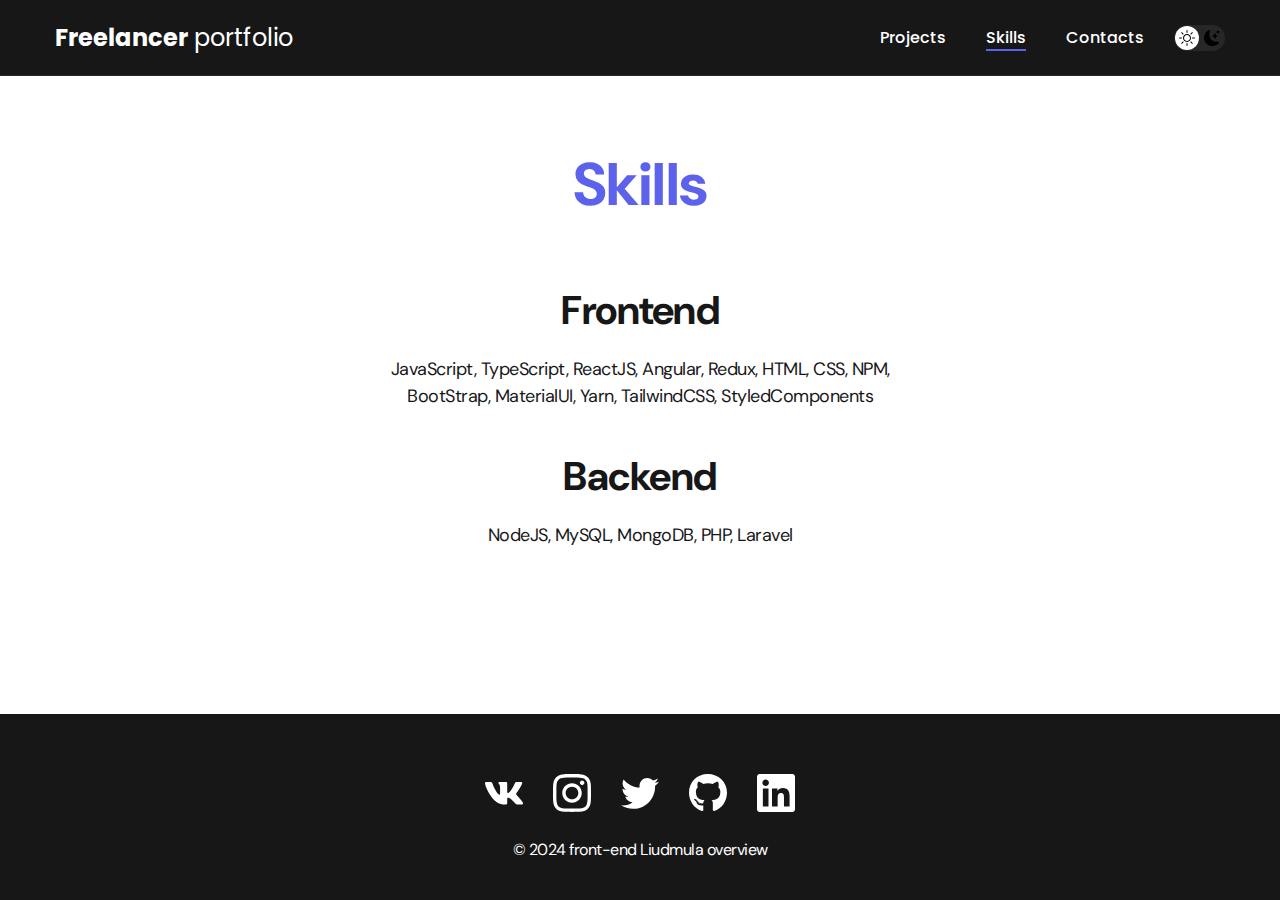
<file: skills.html>
<!DOCTYPE html>
<html lang="en">
  <head>
    <meta charset="UTF-8" />
    <meta name="viewport" content="width=device-width, initial-scale=1.0" />
    <link rel="stylesheet" href="./css/main.css" />
    <title>Freelancer portfolio</title>
  </head>

  <body>
    <nav class="nav">
      <div class="container">
        <div class="naw-row">
          <a href="'./index.html" class="logo"
            ><strong>Freelancer</strong> portfolio</a
          >

          <button class="dark-mode-btn">
            <img
              class="dark-mode-btn__icon"
              src="./img/icons/sun.svg"
              alt="Light mode"
            />
            <img
              class="dark-mode-btn__icon"
              src="./img/icons/moon.svg"
              alt="Dark mode"
            />
          </button>

          <ul class="nav-list">
            <li class="nav-list__item">
              <a href="./index.html" class="nav-list__link">Projects</a>
            </li>
            <li class="nav-list__item">
              <a
                href="./skills.html"
                class="nav-list__link nav-list__link--active"
                >Skills</a
              >
            </li>
            <li class="nav-list__item">
              <a href="./contacts.html" class="nav-list__link">Contacts</a>
            </li>
          </ul>
        </div>
      </div>
    </nav>

    <main class="section">
      <div class="container">
        <h1 class="title-1">Skills</h1>

        <ul class="content-list">
          <li class="content-list__item">
            <h2 class="title-2">Frontend</h2>
            <p>
              JavaScript, TypeScript, ReactJS, Angular, Redux, HTML, CSS, NPM,
              BootStrap, MaterialUI, Yarn, TailwindCSS, StyledComponents
            </p>
          </li>
          <li class="content-list__item">
            <h2 class="title-2">Backend</h2>
            <p>NodeJS, MySQL, MongoDB, PHP, Laravel</p>
          </li>
        </ul>
      </div>
    </main>

    <footer class="footer">
      <div class="container">
        <div class="footer__wrapper">
          <ul class="social">
            <li class="social__item">
              <a href="#!">
                <img src="./img/icons/vk.svg" alt="Link" />
              </a>
            </li>
            <li class="social__item">
              <a href="#!">
                <img src="./img/icons/instagram.svg" alt="Link" />
              </a>
            </li>
            <li class="social__item">
              <a href="#!">
                <img src="./img/icons/twitter.svg" alt="Link" />
              </a>
            </li>
            <li class="social__item">
              <a href="#!">
                <img src="./img/icons/github.svg" alt="Link" />
              </a>
            </li>
            <li class="social__item">
              <a href="#!">
                <img src="./img/icons/linkedin.svg" alt="Link" />
              </a>
            </li>
          </ul>
          <div class="copiright">
            <p>
              © 2024
              <a
                href="https://app.netlify.com/teams/lydmila-briczkaya/overview"
              >
                front-end Liudmula overview</a
              >
            </p>
          </div>
        </div>
      </div>
    </footer>

    <script src="./js/index.js"></script>
  </body>
</html>
</file>
<file: css/main.css>
@import './reset.css';
@import url(https://fonts.googleapis.com/css?family=DM+Sans:regular,500,700&display=swap);
@import url(https://fonts.googleapis.com/css?family=Poppins:regular,500,700&display=swap);


:root {
  --black: rgb(23, 23, 24);
  --black-border: rgb(38, 41, 45);
  --white: white;
  --contrast: rgb(92, 98, 236);

  

  --dark-bg: var(--black);
  --dark-border: var(--black-border);
  --header-text: var(--white);
  --accent: var(--contrast);

  /* LIGHT MODE */
  --page-bg: var(--white);
  --text-color: var(--black);
  --title-1:var(--accent);

  --project-card-bg: var(--white);
  --project-card-text: var(--black);

  --box-shadow: 0px 5px 35px rgba(0, 0, 0, 0.25);
  
}

.dark{
  --page-bg: rgb(37, 37, 38);
  --text-color: var(--white);

  --title-1: var(--white);

  --project-card-bg: var(--black);
  --project-card-text: var(--white);

  --box-shadow: 0px 5px 35px rgba(67, 67, 67, 0.8);
}

html,
body {
  display: flex;
  flex-direction: column;
  min-height: 100vh;
  font-family: "DM Sans", sans-sarif;
  letter-spacing: -0.5px;
  color: var(--text-color);
  background-color: var(--page-bg);
}

.section {
  padding: 70px 0px;
}

.container {
  margin: 0 auto;
  padding: 0 15px;
  max-width: 1200px;
}

.none {
  display: none !important;
}

.title-1 {
  margin-bottom: 60px;
  font-size: 60px;
  font-weight: 700;
  line-height: 1.3;
  color: var(--title-1);
  text-align: center;
}

.title-2 {
  margin-bottom: 20px;
  font-size: 40px;
  font-weight: 700;
  line-height: 1.3em;
}

/* NAV */

.nav {
  padding: 20px 0;
  border-bottom: 1px solid var(--dark-border);
  background-color: var(--dark-bg);
  color: var(--header-text);
  letter-spacing: normal;
}

.naw-row {
  display: flex;
  justify-content: flex-end;
  align-items: center;
  column-gap: 30px;
  row-gap: 20px;
  flex-wrap: wrap;
}

.logo {
  margin-right: auto;
  color: var(--header-text);
  font-size: 24px;
  font-family: "Poppins", sans-sarif;
}

.logo strong {
  font-weight: 700;
}

.nav-list {
  display: flex;
  flex-wrap: wrap;
  align-items: center;
  column-gap: 40px;
  row-gap: 10px;
  font-size: 16px;
  font-weight: 500;
  font-family: "Poppins", sans-sarif;
}

/* .nav-list__item {
} */
.nav-list__link {
  color: var(--header-text);
  transition: opacity 0.5s ease 0s;
}

.nav-list__link:hover {
  opacity: 0.8;
}

.nav-list__link--active {
  position: relative;
}

.nav-list__link--active::before {
  content: '';

  position: absolute;
  left: 0;
  top: 100%;

  display: block;
  height: 2px;
  width: 100%;
  background-color: var(--accent);
}

/* DARK MODE BTN */

.dark-mode-btn {
  order: 9;

  display: flex;
  justify-content: space-between;

  width: 51px;
  height: 26px;
  padding: 5px;
  border-radius: 50px;
  background-color: rgb(39, 39, 39);
  position: relative;
}

.dark-mode-btn::before {
  content: '';

  display: block;
  position: absolute;
  top: 1px;
  left: 1px;
  width: 24px;
  height: 24px;
  border-radius: 50%;

  background-color: var(--white);

  transition: left 0.2s ease-in;
}

.dark-mode-btn--active::before {
  left: 26px;
}

.dark-mode-btn__icon {
  position: relative;
  z-index: 9px;
}


/* HEADER */

.header {
  min-height: 695px;
  padding: 40px 0;

  display: flex;
  justify-content: center;
  align-items: center;

  background-color: var(--dark-bg);
  background-image: url(./../img/header-bg/header-bg.png);
  background-repeat: no-repeat;
  background-size: auto;
  background-position: center center;

  color: var(--header-text);
  text-align: center;
}

.header__wrapper {
  padding: 0 15px;
  max-width: 660px;
}

.header__title {
  margin-bottom: 20px;
  font-size: 40px;
  font-weight: 700;
  line-height: 1.4;
}

.header__title strong {
  font-size: 60px;
  font-weight: 700;
}

.header__title span {
  color: var(--accent);
}

.header__text {
  margin-bottom: 40px;
  font-size: 18px;
  line-height: 1.333;
  /* 24/18 */
}

.header__text p+p {
  margin-top: 0.5em;
}

/* BTN */

.btn {
  display: inline-block;
  height: 48px;
  padding: 12px 28px;
  border-radius: 5px;
  background-color: var(--accent);
  color: var(--header-text);
  letter-spacing: 0.15px;
  font-size: 16px;
  font-weight: 500;

  transition: opacity 0.5s ease-in;
}

.btn:hover {
  opacity: 0.8;
}

.btn:active {
  position: relative;
  top: 1px;
}

.btn-outline {
  display: flex;
  column-gap: 10px;
  align-items: center;

  height: 48px;
  padding: 12px 20px;

  border: 1px solid rgb(0, 0, 0);
  background-color: var(--white);
  border-radius: 5px;

  color: var(--black);

  transition: opacity 0.5s ease-in;
}

.btn-outline:hover {
  opacity: 0.8;
}

.btn-outline:active {
  position: relative;
  top: 1px;
}

/* Projects */
.projects {
  display: flex;
  justify-content: center;
  flex-wrap: wrap;
  column-gap: 30px;
  row-gap: 30px;
}

.project {
  max-width: 365px;
  background-color: var(--project-card-bg);
  box-shadow: var(--box-shadow);
  border-radius: 10px;
}

.project__img {
  border-radius: 10px;
}

.project__title {
  padding: 15px 20px 25px;
  font-weight: 700;
  font-size: 24px;
  line-height: 1.3;
  color: var(--project-card-text);
}


/* PROJECT DETAILS */

.projects-details {
  margin: 0 auto;
  max-width: 865px;
  display: flex;
  flex-direction: column;
  align-items: center;

}

.project-details__cover {
  max-width: 100%;
  margin-bottom: 40px;
  box-shadow: 0px 5px 35px rgba(0, 0, 0, 0.25);
  border-radius: 10px;
}

.project-details__desc {
  margin-bottom: 30px;
  font-weight: 700;
  font-size: 24px;
  line-height: 1.3;
  text-align: center;

}

/* CONTENT LIST */

.content-list {
  margin: 0 auto;
  max-width: 570px;
  display: flex;
  flex-direction: column;
  align-items: center;
  text-align: center;
  row-gap: 40px;
}

.content-list a {
  color: var(--accent);
}

.content-list__item {
  font-size: 18px;
  line-height: 1.5;
}

.content-list__item p+p {
  margin-top: 0.5em;
}

/* FOOTER */

.footer {
  margin-top: auto;
  padding: 60px 0px 40px;
  background-color: var(--dark-bg);
  color: var(--header-text);
}

.footer__wrapper {
  display: flex;
  flex-direction: column;
  align-items: center;
  row-gap: 27px;
}

.social {
  display: flex;
  column-gap: 30px;
  align-items: center;
}

/* .social__item {
} */

.copiright {
  font-size: 16px;
}

.copiright p+p {
  margin-top: 0.5em;
}

.copiright a {
  color: var(--header-text);
}

/* MEDIA */

@media (max-width:636.98px) {

  /* NAV */
  .nav-row {
    justify-content: space-between;
  }

  .dark-mode-btn {
    order: 0;
  }
}

@media (max-width:620px) {

  /* HEADER */
  .header {
    min-height: unset;
  }

  .header__title {
    font-size: 30px;
  }

  .header__title strong {
    font-size: 40px;
  }


  /* GENERAL */
  .section {
    padding: 40px 0;
  }

  .title-1 {
    margin-bottom: 30px;
    font-size: 40px;
  }

  .title-2 {
    margin-bottom: 10px;
    font-size: 30px;
  }

  /* PROLECT */
  .project__title {
    font-size: 22px;
  }

  .project-details__desc {
    margin-bottom: 20px;
    font-size: 20px;
  }

  /* CONTENT */
  .content-list {
    row-gap: 20px;
  }

  .content-list__item {
    font-size: 16px;
  }

  /* FOOTER */
  .footer {
    padding: 30px 0 20px;
  }

  .footer__wrapper {
    row-gap: 20px;
  }

  .social {
    column-gap: 20px;
  }

  .social__item {
    width: 28px;
  }
}
</file>
